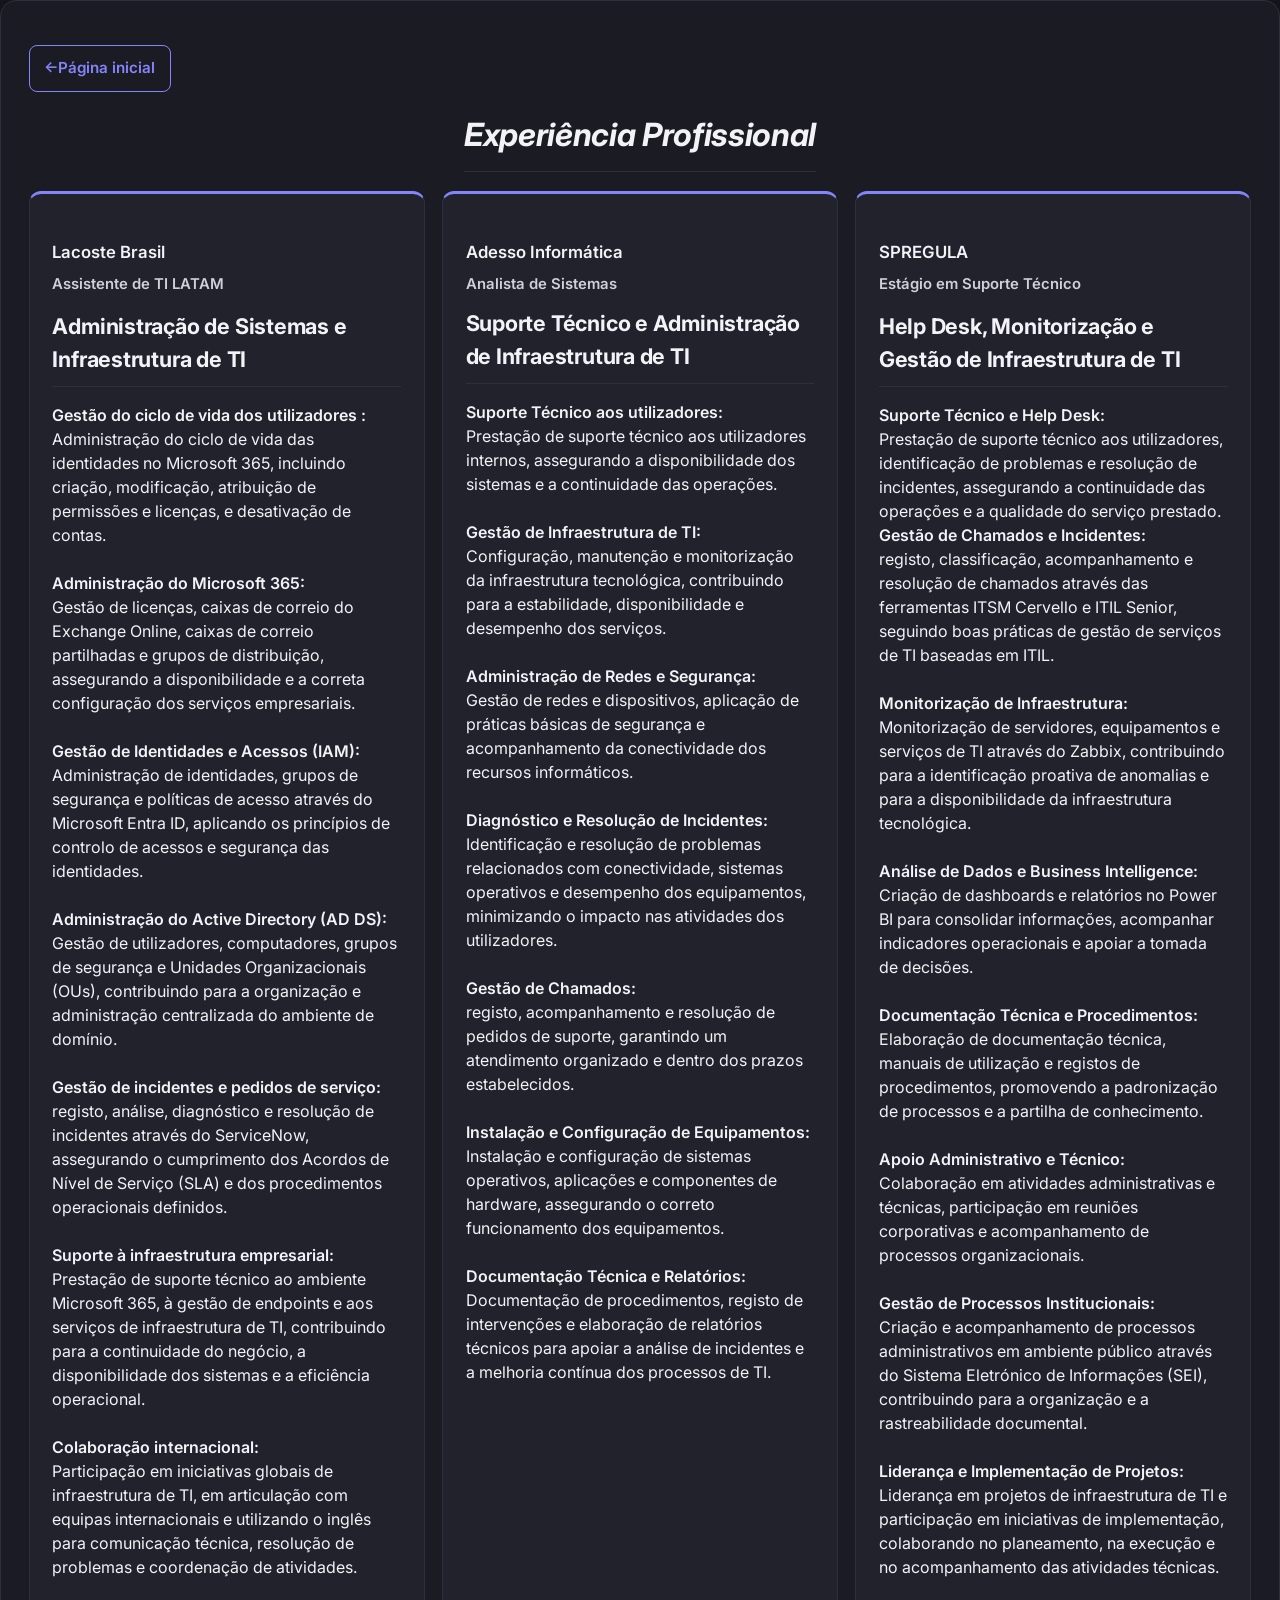
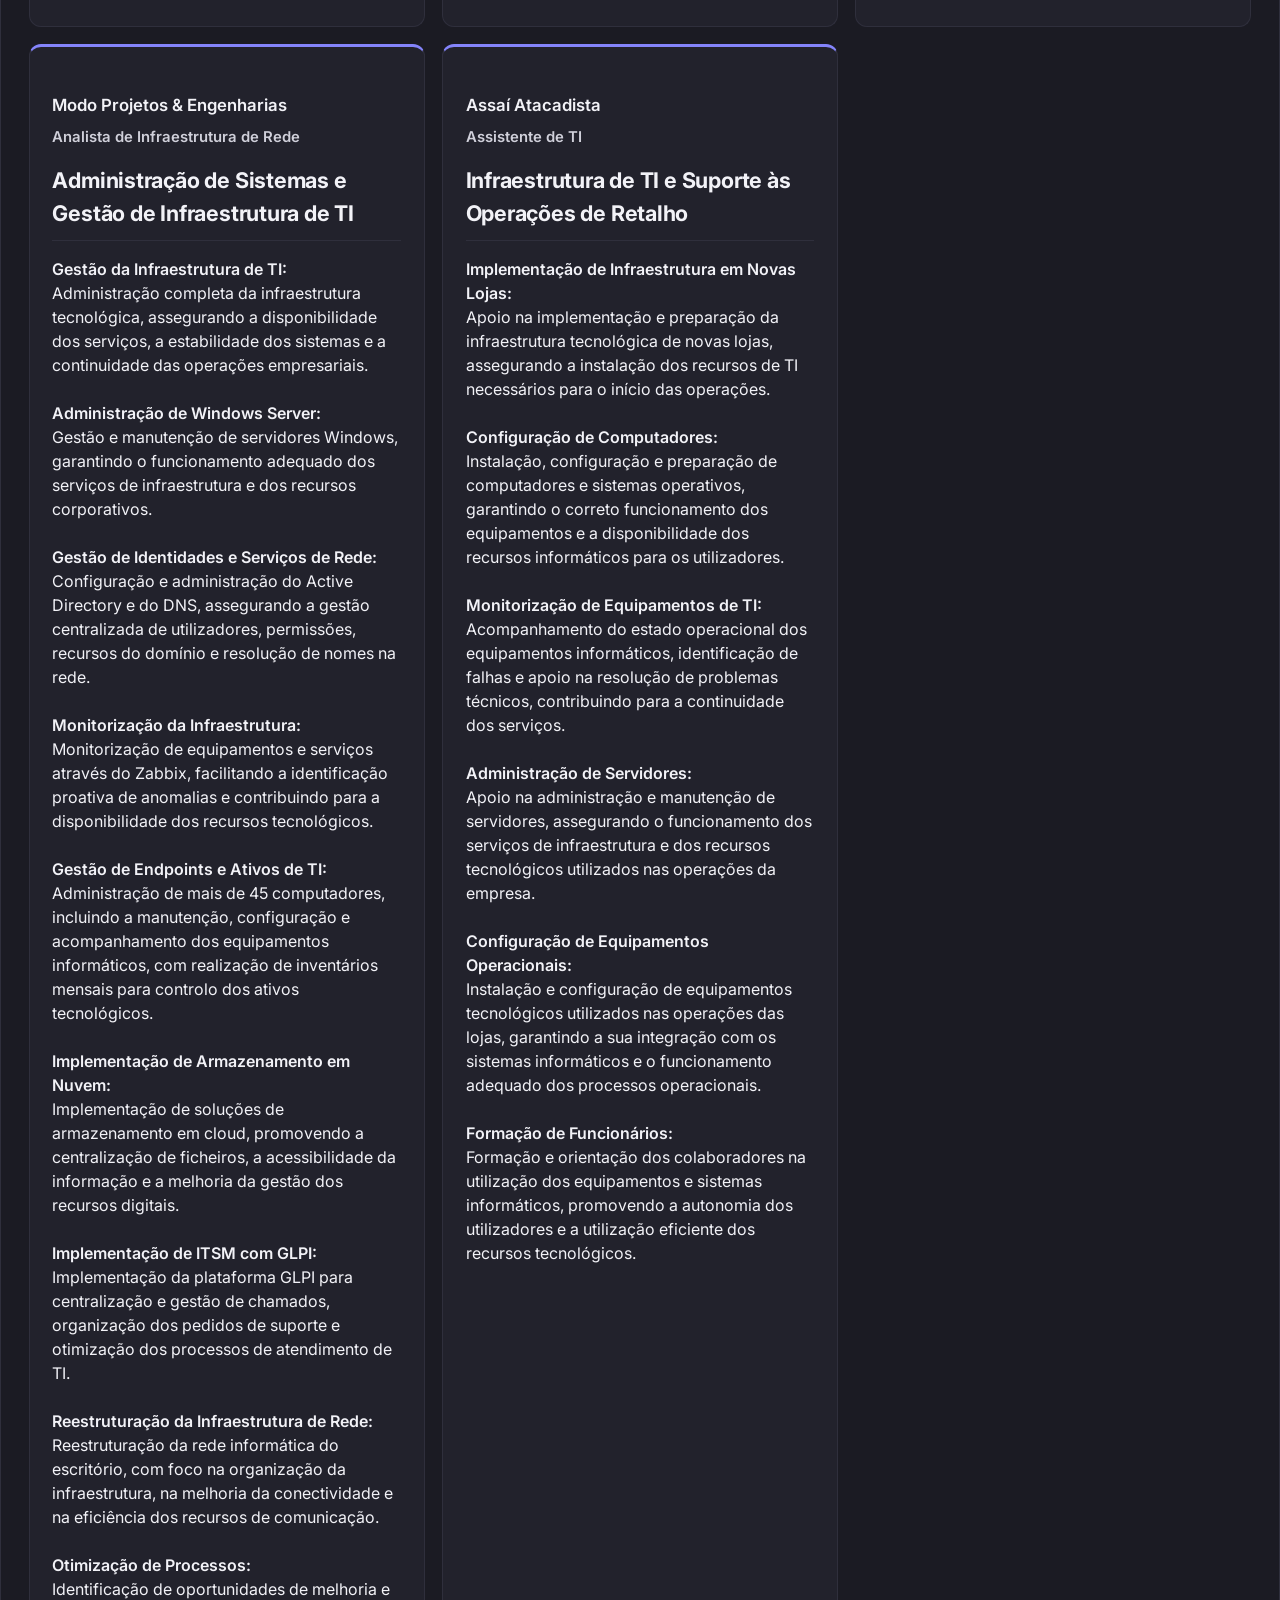
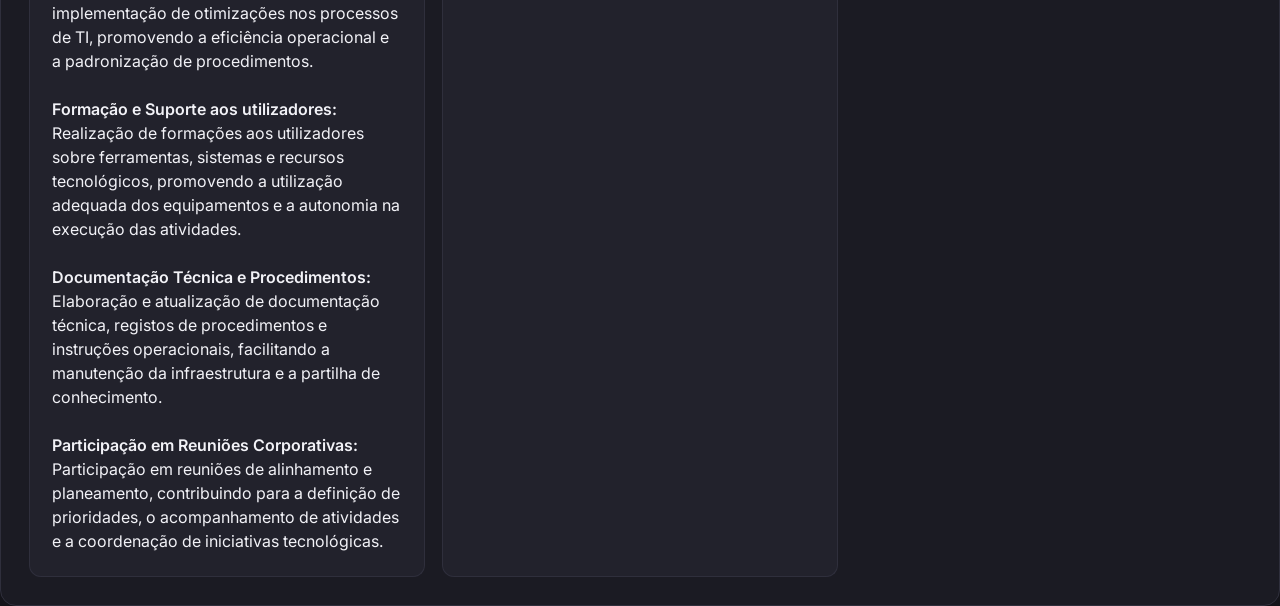
<file: experience.html>
<!DOCTYPE html>
<html lang="pt">
<head>
    <meta charset="UTF-8" />
    <meta name="viewport" content="width=device-width, initial-scale=1.0" />
    <title>Portfolio | Woudson Passos</title>
    <link rel="preconnect" href="https://fonts.googleapis.com" />
    <link rel="preconnect" href="https://fonts.gstatic.com" crossorigin />
    <link
      href="https://fonts.googleapis.com/css2?family=Inter:wght@400;500;600;700;800&display=swap"
      rel="stylesheet"
    />
    <link rel="stylesheet" href="style.css" />
  </head>
<body>
    <section class="panel" id="experiencia">
            <a href="index.html" class="back-home">
              <span aria-hidden="true">&larr;Página inicial</span>
            </a>
          <div class="section-head">  
            <h2 class="exp">Experiência Profissional</h2>
          </div>

          <div class="cards">

            <article class="card">
                <h3>Lacoste Brasil</h3>
                <p class="subtitle">Assistente de TI LATAM</p>
                <p>
                   
<h2>Administração de Sistemas e Infraestrutura de TI</h2>

<strong>Gestão do ciclo de vida dos utilizadores :</strong>
 Administração do ciclo de vida das identidades no Microsoft 365, incluindo criação, modificação, 
 atribuição de permissões e licenças, e desativação de contas.<br><br>

<strong>Administração do Microsoft 365:</strong> <br>
Gestão de licenças, caixas de correio do Exchange Online, caixas de correio partilhadas e 
grupos de distribuição, assegurando a disponibilidade e a correta configuração dos serviços empresariais.<br><br>
<strong>Gestão de Identidades e Acessos (IAM):</strong> <br>
Administração de identidades, grupos de segurança e políticas de acesso através do Microsoft Entra ID,
 aplicando os princípios de controlo de acessos e segurança das identidades.<br><br>
<strong>Administração do Active Directory (AD DS):</strong><br>
 Gestão de utilizadores, computadores, grupos de segurança e Unidades Organizacionais (OUs), 
 contribuindo para a organização e administração centralizada do ambiente de domínio.<br><br>
<strong>Gestão de incidentes e pedidos de serviço:</strong> <br>
registo, análise, diagnóstico e resolução de incidentes através do ServiceNow, 
assegurando o cumprimento dos Acordos de Nível de Serviço (SLA) e dos procedimentos operacionais definidos.<br><br>
<strong>Suporte à infraestrutura empresarial:</strong><br>
 Prestação de suporte técnico ao ambiente Microsoft 365, à gestão de endpoints e aos serviços de 
 infraestrutura de TI, contribuindo para a continuidade do negócio, a disponibilidade dos sistemas e a eficiência operacional.<br><br>
<strong>Colaboração internacional:</strong> <br>
Participação em iniciativas globais de infraestrutura de TI, em articulação com equipas internacionais e 
utilizando o inglês para comunicação técnica, resolução de problemas e coordenação de atividades.

                </p>
            </article>
            <article class="card">
                <h3>Adesso Informática</h3>
                <p class="subtitle">Analista de Sistemas</p>
               <h2>Suporte Técnico e Administração de Infraestrutura de TI</h2>
    
        <strong>Suporte Técnico aos utilizadores:</strong><br>
        Prestação de suporte técnico aos utilizadores internos, assegurando a
        disponibilidade dos sistemas e a continuidade das operações. <br><br>
    
   
        <strong>Gestão de Infraestrutura de TI:</strong><br>
        Configuração, manutenção e monitorização da infraestrutura tecnológica,
        contribuindo para a estabilidade, disponibilidade e desempenho dos serviços.<br><br>
    
    
        <strong>Administração de Redes e Segurança:</strong><br>
        Gestão de redes e dispositivos, aplicação de práticas básicas de segurança
        e acompanhamento da conectividade dos recursos informáticos.<br><br>
    
        <strong>Diagnóstico e Resolução de Incidentes:</strong><br>
        Identificação e resolução de problemas relacionados com conectividade,
        sistemas operativos e desempenho dos equipamentos, minimizando o impacto
        nas atividades dos utilizadores.<br><br>
    
        <strong>Gestão de Chamados:</strong><br>
        registo, acompanhamento e resolução de pedidos de suporte, garantindo
        um atendimento organizado e dentro dos prazos estabelecidos.<br><br>
   
        <strong>Instalação e Configuração de Equipamentos:</strong><br>
        Instalação e configuração de sistemas operativos, aplicações e componentes
        de hardware, assegurando o correto funcionamento dos equipamentos.<br><br>
   
        <strong>Documentação Técnica e Relatórios:</strong><br>
        Documentação de procedimentos, registo de intervenções e elaboração de
        relatórios técnicos para apoiar a análise de incidentes e a melhoria
        contínua dos processos de TI.<br><br>

            </article>

            <article class="card">
              <h3>SPREGULA</h3>
              <p class="subtitle">Estágio em Suporte Técnico</p>
              <p>
                <h2>Help Desk, Monitorização e Gestão de Infraestrutura de TI</h2>


        <strong>Suporte Técnico e Help Desk:</strong><br>
        Prestação de suporte técnico aos utilizadores, identificação de problemas
        e resolução de incidentes, assegurando a continuidade das operações e a
        qualidade do serviço prestado.

        <strong>Gestão de Chamados e Incidentes:</strong><br>
        registo, classificação, acompanhamento e resolução de chamados através
        das ferramentas ITSM Cervello e ITIL Senior, seguindo boas práticas de
        gestão de serviços de TI baseadas em ITIL.<br><br>

        <strong>Monitorização de Infraestrutura:</strong><br>
        Monitorização de servidores, equipamentos e serviços de TI através do
        Zabbix, contribuindo para a identificação proativa de anomalias e para
        a disponibilidade da infraestrutura tecnológica.<br><br>

        <strong>Análise de Dados e Business Intelligence:</strong><br>
        Criação de dashboards e relatórios no Power BI para consolidar
        informações, acompanhar indicadores operacionais e apoiar a tomada
        de decisões.<br><br>

        <strong>Documentação Técnica e Procedimentos:</strong><br>
        Elaboração de documentação técnica, manuais de utilização e registos
        de procedimentos, promovendo a padronização de processos e a partilha
        de conhecimento.<br><br>

        <strong>Apoio Administrativo e Técnico:</strong><br>
        Colaboração em atividades administrativas e técnicas, participação
        em reuniões corporativas e acompanhamento de processos organizacionais.<br><br>

        <strong>Gestão de Processos Institucionais:</strong><br>
        Criação e acompanhamento de processos administrativos em ambiente
        público através do Sistema Eletrónico de Informações (SEI), contribuindo
        para a organização e a rastreabilidade documental.<br><br>

        <strong>Liderança e Implementação de Projetos:</strong><br>
        Liderança em projetos de infraestrutura de TI e participação em
        iniciativas de implementação, colaborando no planeamento, na execução
        e no acompanhamento das atividades técnicas.<br><br>

              </p>
            </article>

            <article class="card">
              <h3>Modo Projetos & Engenharias</h3>
              <p class="subtitle">Analista de Infraestrutura de Rede</p>
              <p>
                <h2>Administração de Sistemas e Gestão de Infraestrutura de TI</h2>

        <strong>Gestão da Infraestrutura de TI:</strong><br>
        Administração completa da infraestrutura tecnológica, assegurando a
        disponibilidade dos serviços, a estabilidade dos sistemas e a continuidade
        das operações empresariais.<br><br>

        <strong>Administração de Windows Server:</strong><br>
        Gestão e manutenção de servidores Windows, garantindo o funcionamento
        adequado dos serviços de infraestrutura e dos recursos corporativos.<br><br>

        <strong>Gestão de Identidades e Serviços de Rede:</strong><br>
        Configuração e administração do Active Directory e do DNS, assegurando
        a gestão centralizada de utilizadores, permissões, recursos do domínio
        e resolução de nomes na rede.<br><br>

        <strong>Monitorização da Infraestrutura:</strong><br>
        Monitorização de equipamentos e serviços através do Zabbix, facilitando
        a identificação proativa de anomalias e contribuindo para a disponibilidade
        dos recursos tecnológicos.<br><br>

        <strong>Gestão de Endpoints e Ativos de TI:</strong><br>
        Administração de mais de 45 computadores, incluindo a manutenção,
        configuração e acompanhamento dos equipamentos informáticos, com
        realização de inventários mensais para controlo dos ativos tecnológicos.<br><br>

        <strong>Implementação de Armazenamento em Nuvem:</strong><br>
        Implementação de soluções de armazenamento em cloud, promovendo a
        centralização de ficheiros, a acessibilidade da informação e a melhoria
        da gestão dos recursos digitais.<br><br>

        <strong>Implementação de ITSM com GLPI:</strong><br>
        Implementação da plataforma GLPI para centralização e gestão de chamados,
        organização dos pedidos de suporte e otimização dos processos de atendimento
        de TI.<br><br>

        <strong>Reestruturação da Infraestrutura de Rede:</strong><br>
        Reestruturação da rede informática do escritório, com foco na organização
        da infraestrutura, na melhoria da conectividade e na eficiência dos recursos
        de comunicação.<br><br>

        <strong>Otimização de Processos:</strong><br>
        Identificação de oportunidades de melhoria e implementação de otimizações
        nos processos de TI, promovendo a eficiência operacional e a padronização
        de procedimentos.<br><br>

        <strong>Formação e Suporte aos utilizadores:</strong><br>
        Realização de formações aos utilizadores sobre ferramentas, sistemas e
        recursos tecnológicos, promovendo a utilização adequada dos equipamentos
        e a autonomia na execução das atividades.<br><br>

        <strong>Documentação Técnica e Procedimentos:</strong><br>
        Elaboração e atualização de documentação técnica, registos de procedimentos
        e instruções operacionais, facilitando a manutenção da infraestrutura e
        a partilha de conhecimento.<br><br>
 
        <strong>Participação em Reuniões Corporativas:</strong><br>
        Participação em reuniões de alinhamento e planeamento, contribuindo para
        a definição de prioridades, o acompanhamento de atividades e a coordenação
        de iniciativas tecnológicas.

              </p>
            </article>

            <article class="card">

              <h3>Assaí Atacadista</h3>
              <p class="subtitle">Assistente de TI</p>
              <p>
                <h2>Infraestrutura de TI e Suporte às Operações de Retalho</h2>

        <strong>Implementação de Infraestrutura em Novas Lojas:</strong><br>
        Apoio na implementação e preparação da infraestrutura tecnológica de
        novas lojas, assegurando a instalação dos recursos de TI necessários
        para o início das operações.<br><br>

        <strong>Configuração de Computadores:</strong><br>
        Instalação, configuração e preparação de computadores e sistemas
        operativos, garantindo o correto funcionamento dos equipamentos e a
        disponibilidade dos recursos informáticos para os utilizadores.<br><br>

        <strong>Monitorização de Equipamentos de TI:</strong><br>
        Acompanhamento do estado operacional dos equipamentos informáticos,
        identificação de falhas e apoio na resolução de problemas técnicos,
        contribuindo para a continuidade dos serviços.<br><br>

        <strong>Administração de Servidores:</strong><br>
        Apoio na administração e manutenção de servidores, assegurando o
        funcionamento dos serviços de infraestrutura e dos recursos tecnológicos
        utilizados nas operações da empresa.<br><br>

        <strong>Configuração de Equipamentos Operacionais:</strong><br>
        Instalação e configuração de equipamentos tecnológicos utilizados nas
        operações das lojas, garantindo a sua integração com os sistemas
        informáticos e o funcionamento adequado dos processos operacionais.<br><br>

        <strong>Formação de Funcionários:</strong><br>
        Formação e orientação dos colaboradores na utilização dos equipamentos
        e sistemas informáticos, promovendo a autonomia dos utilizadores e a
        utilização eficiente dos recursos tecnológicos.

              </p>
            </article>

          </div>
        </section>
</body>
</html>
</file>
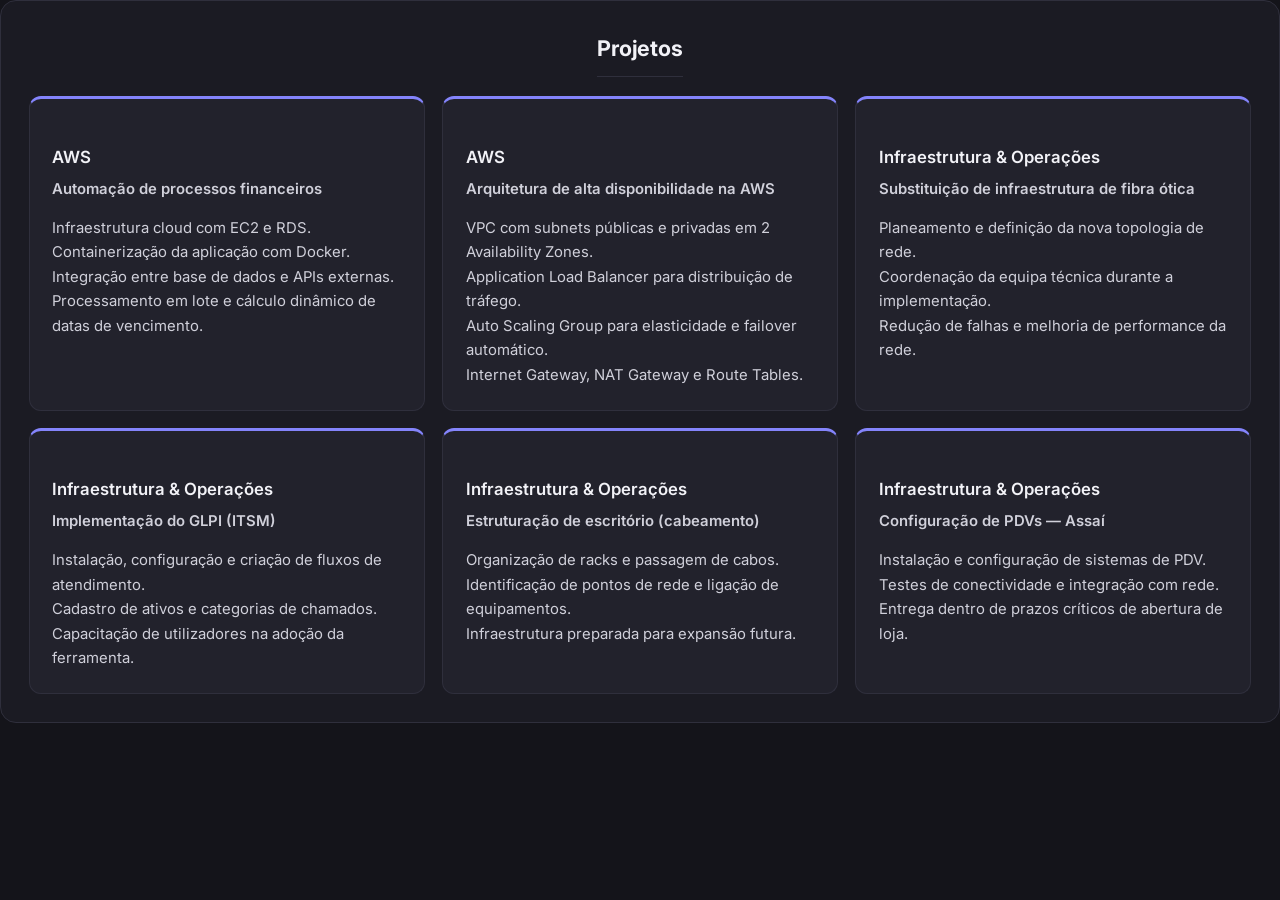
<file: project.html>
<!DOCTYPE html>
<html lang="pt-BR">
  <head>
    <meta charset="UTF-8" />
    <meta name="viewport" content="width=device-width, initial-scale=1.0" />
    <title>Portfolio | Woudson Passos</title>
    <link rel="preconnect" href="https://fonts.googleapis.com" />
    <link rel="preconnect" href="https://fonts.gstatic.com" crossorigin />
    <link
      href="https://fonts.googleapis.com/css2?family=Inter:wght@400;500;600;700;800&display=swap"
      rel="stylesheet"
    />
    <link rel="stylesheet" href="style.css" />
  </head>
  <body>
    <section class="panel" id="projetos">
  <div class="section-head">
    <h2>Projetos</h2>
  </div>

  <div class="cards">
    <article class="card">
      <h3>AWS</h3>
      <p class="subtitle">Automação de processos financeiros</p>
      <p>
        Infraestrutura cloud com EC2 e RDS.<br>
        Containerização da aplicação com Docker.<br>
        Integração entre base de dados e APIs externas.<br>
        Processamento em lote e cálculo dinâmico de datas de vencimento.
      </p>
    </article>

    <article class="card">
      <h3>AWS</h3>
      <p class="subtitle">Arquitetura de alta disponibilidade na AWS</p>
      <p>
        VPC com subnets públicas e privadas em 2 Availability Zones.<br>
        Application Load Balancer para distribuição de tráfego.<br>
        Auto Scaling Group para elasticidade e failover automático.<br>
        Internet Gateway, NAT Gateway e Route Tables.
      </p>
    </article>

    <article class="card">
      <h3>Infraestrutura &amp; Operações</h3>
      <p class="subtitle">Substituição de infraestrutura de fibra ótica</p>
      <p>
        Planeamento e definição da nova topologia de rede.<br>
        Coordenação da equipa técnica durante a implementação.<br>
        Redução de falhas e melhoria de performance da rede.
      </p>
    </article>

    <article class="card">
      <h3>Infraestrutura &amp; Operações</h3>
      <p class="subtitle">Implementação do GLPI (ITSM)</p>
      <p>
        Instalação, configuração e criação de fluxos de atendimento.<br>
        Cadastro de ativos e categorias de chamados.<br>
        Capacitação de utilizadores na adoção da ferramenta.
      </p>
    </article>

    <article class="card">
      <h3>Infraestrutura &amp; Operações</h3>
      <p class="subtitle">Estruturação de escritório (cabeamento)</p>
      <p>
        Organização de racks e passagem de cabos.<br>
        Identificação de pontos de rede e ligação de equipamentos.<br>
        Infraestrutura preparada para expansão futura.
      </p>
    </article>

    <article class="card">
      <h3>Infraestrutura &amp; Operações</h3>
      <p class="subtitle">Configuração de PDVs — Assaí</p>
      <p>
        Instalação e configuração de sistemas de PDV.<br>
        Testes de conectividade e integração com rede.<br>
        Entrega dentro de prazos críticos de abertura de loja.
      </p>
    </article>
  </div>
</section>
  </body>
  </html>
</file>
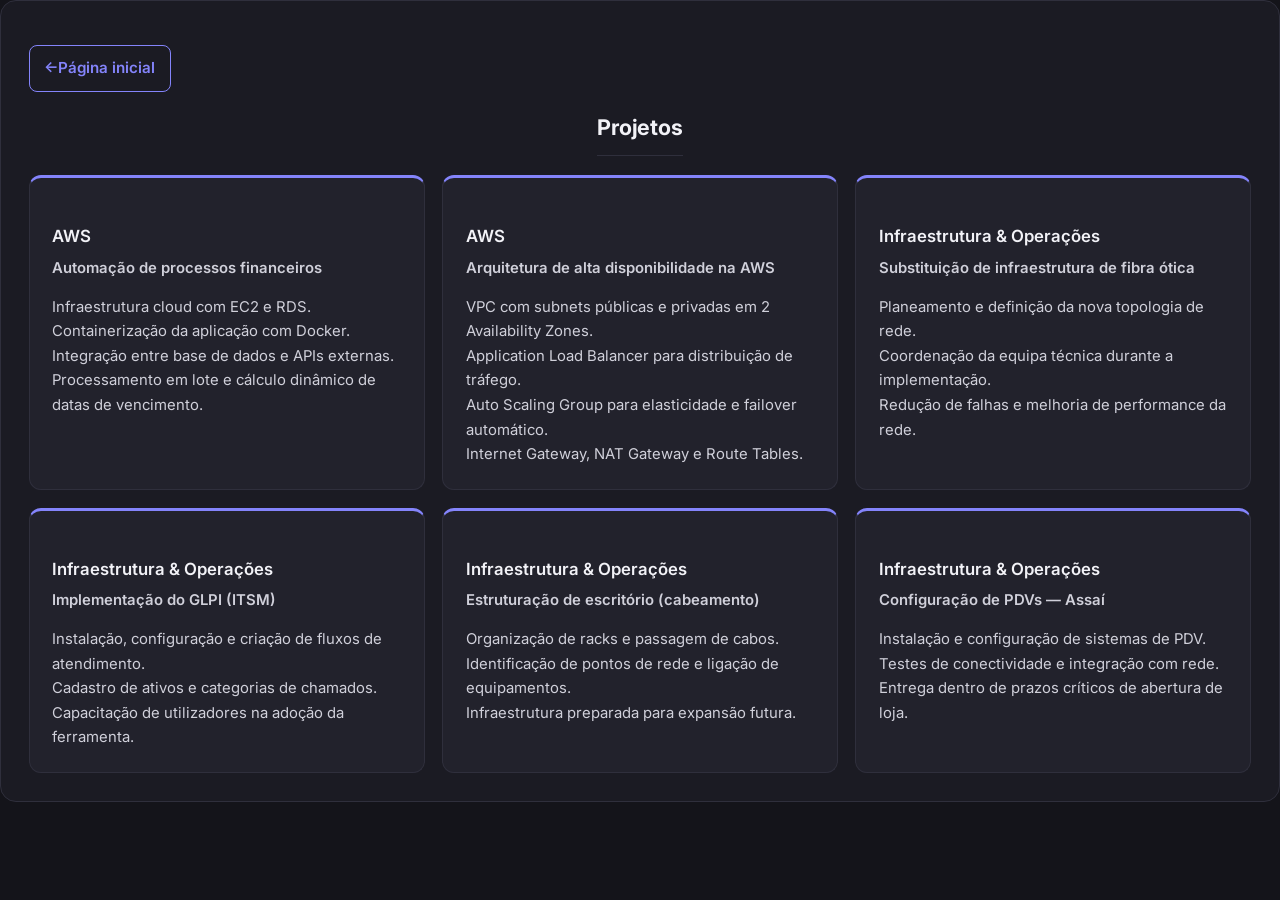
<file: projects.html>
<!DOCTYPE html>
<html lang="pt-BR">
  <head>
    <meta charset="UTF-8" />
    <meta name="viewport" content="width=device-width, initial-scale=1.0" />
    <title>Portfolio | Woudson Passos</title>
    <link rel="preconnect" href="https://fonts.googleapis.com" />
    <link rel="preconnect" href="https://fonts.gstatic.com" crossorigin />
    <link
      href="https://fonts.googleapis.com/css2?family=Inter:wght@400;500;600;700;800&display=swap"
      rel="stylesheet"
    />
    <link rel="stylesheet" href="style.css" />
  </head>
  <body>
    <section class="panel" id="projetos">
       <a href="index.html" class="back-home">
              <span aria-hidden="true">&larr;Página inicial</span>
            </a>
  <div class="section-head">
    <h2>Projetos</h2>
  </div>

  <div class="cards">
    <article class="card">
      <h3>AWS</h3>
      <p class="subtitle">Automação de processos financeiros</p>
      <p>
        Infraestrutura cloud com EC2 e RDS.<br>
        Containerização da aplicação com Docker.<br>
        Integração entre base de dados e APIs externas.<br>
        Processamento em lote e cálculo dinâmico de datas de vencimento.
      </p>
    </article>

    <article class="card">
      <h3>AWS</h3>
      <p class="subtitle">Arquitetura de alta disponibilidade na AWS</p>
      <p>
        VPC com subnets públicas e privadas em 2 Availability Zones.<br>
        Application Load Balancer para distribuição de tráfego.<br>
        Auto Scaling Group para elasticidade e failover automático.<br>
        Internet Gateway, NAT Gateway e Route Tables.
      </p>
    </article>

    <article class="card">
      <h3>Infraestrutura &amp; Operações</h3>
      <p class="subtitle">Substituição de infraestrutura de fibra ótica</p>
      <p>
        Planeamento e definição da nova topologia de rede.<br>
        Coordenação da equipa técnica durante a implementação.<br>
        Redução de falhas e melhoria de performance da rede.
      </p>
    </article>

    <article class="card">
      <h3>Infraestrutura &amp; Operações</h3>
      <p class="subtitle">Implementação do GLPI (ITSM)</p>
      <p>
        Instalação, configuração e criação de fluxos de atendimento.<br>
        Cadastro de ativos e categorias de chamados.<br>
        Capacitação de utilizadores na adoção da ferramenta.
      </p>
    </article>

    <article class="card">
      <h3>Infraestrutura &amp; Operações</h3>
      <p class="subtitle">Estruturação de escritório (cabeamento)</p>
      <p>
        Organização de racks e passagem de cabos.<br>
        Identificação de pontos de rede e ligação de equipamentos.<br>
        Infraestrutura preparada para expansão futura.
      </p>
    </article>

    <article class="card">
      <h3>Infraestrutura &amp; Operações</h3>
      <p class="subtitle">Configuração de PDVs — Assaí</p>
      <p>
        Instalação e configuração de sistemas de PDV.<br>
        Testes de conectividade e integração com rede.<br>
        Entrega dentro de prazos críticos de abertura de loja.
      </p>
    </article>
  </div>
</section>
  </body>
  </html>
</file>
<file: style.css>
/* ==========================================================
   Portfolio | Woudson Passos
   Mantém os mesmos nomes de classe do HTML atual.
   Para a fonte Inter carregar, adicione no <head> do HTML:
   <link rel="preconnect" href="https://fonts.googleapis.com">
   <link rel="preconnect" href="https://fonts.gstatic.com" crossorigin>
   <link href="https://fonts.googleapis.com/css2?family=Inter:wght@400;500;600;700&display=swap" rel="stylesheet">
   ========================================================== */

:root {
  --bg: #14141a;
  --bg-sidebar: #101015;
  --surface: #1b1b23;
  --surface-2: #22222c;
  --line: #2f2f3c;
  --line-strong: #44445a;

  --text: #f2f2f7;
  --text-soft: #d0d0da;
  --muted: #9a9aab;

  --accent: #8484fb;
  --accent-soft: rgba(132, 132, 251, 0.14);
  --accent-ink: #0f0f14;

  --radius-sm: 8px;
  --radius-md: 12px;
  --radius-lg: 16px;
}

* {
  box-sizing: border-box;
  margin: 0;
  padding: 0;
}

html {
  scroll-behavior: smooth;
}

body {
  font-family: "Inter", system-ui, -apple-system, "Segoe UI", sans-serif;
  background: var(--bg);
  color: var(--text);
  line-height: 1.5;
  -webkit-font-smoothing: antialiased;
}

/* Âncoras não ficam coladas no topo ao navegar */
section,
[id] {
  scroll-margin-top: 1.5rem;
}

/* ---------- Layout ---------- */

.layout {
  min-height: 100vh;
  display: grid;
  grid-template-columns: minmax(320px, 36%) 1fr;
}

/* ---------- Sidebar ---------- */

.sidebar {
  position: sticky;
  top: 0;
  height: 100vh;
  overflow-y: auto; /* evita cortar conteúdo em telas baixas */
  padding: 2.5rem 2.2rem;
  display: flex;
  flex-direction: column;
  gap: 1rem;
  background:
    radial-gradient(120% 60% at 0% 0%, var(--accent-soft) 0%, transparent 60%),
    var(--bg-sidebar);
  border-right: 1px solid var(--line);
}

.profile-photo {
  width: 168px;
  height: 168px;
  border-radius: 50%;
  object-fit: cover;
  border: 3px solid var(--accent);
  box-shadow: 0 0 0 6px var(--accent-soft);
  filter: grayscale(35%);
  transition: filter 0.3s ease;
}

.profile-photo:hover {
  filter: grayscale(0%);
}

h1 {
  font-size: clamp(2rem, 3.6vw, 3.1rem);
  font-weight: 700;
  line-height: 1.08;
  letter-spacing: -0.025em;
  margin-top: 0.6rem;
}

h1 span {
  color: var(--accent);
}

.role {
  color: var(--text-soft);
  font-size: 1.05rem;
  font-weight: 500;
  max-width: 45ch;
}

.actions {
  display: flex;
  flex-wrap: wrap;
  gap: 0.7rem;
  margin-top: 0.6rem;
}

.btn {
  display: inline-flex;
  align-items: center;
  justify-content: center;
  border: 1px solid var(--line-strong);
  border-radius: var(--radius-md);
  padding: 0.7rem 1.1rem;
  text-decoration: none;
  color: var(--text);
  font-weight: 600;
  font-size: 0.92rem;
  transition: background-color 0.2s ease, border-color 0.2s ease,
    color 0.2s ease, transform 0.2s ease;
}

.btn:hover {
  border-color: var(--accent);
  background: var(--accent-soft);
  transform: translateY(-2px);
}

.btn.primary {
  background: var(--accent);
  border-color: var(--accent);
  color: var(--accent-ink);
}

.btn.primary:hover {
  background: #9d9dff;
  border-color: #9d9dff;
}

.btn.ghost {
  background: transparent;
}

.btn:focus-visible,
.contact-grid a:focus-visible,
.back-home:focus-visible {
  outline: 2px solid var(--accent);
  outline-offset: 3px;
}

.quote {
  margin-top: auto;
  padding-left: 1rem;
  border-left: 3px solid var(--accent);
  color: var(--muted);
  font-style: italic;
  font-size: 1.15rem;
  line-height: 1.5;
}

/* ---------- Conteúdo ---------- */

.content {
  padding: 2.5rem;
  display: grid;
  gap: 1.5rem;
  align-content: start;
  max-width: 1100px;
}

.panel {
  border: 1px solid var(--line);
  border-radius: var(--radius-lg);
  background: var(--surface);
  padding: 1.75rem;
}

h2 {
  font-size: 1.35rem;
  font-weight: 700;
  letter-spacing: -0.01em;
  color: var(--text);
  margin-bottom: 1rem;
  padding-bottom: 0.7rem;
  border-bottom: 1px solid var(--line);
}

.panel p {
  color: var(--text-soft);
  line-height: 1.7;
  max-width: 72ch;
}

.panel p + p,
.panel p + ul,
.panel ul + p {
  margin-top: 0.9rem;
}

.panel strong {
  color: var(--text);
  font-weight: 600;
}

.panel h3 {
  font-size: 1rem;
  font-weight: 600;
  color: var(--text);
  margin: 1.6rem 0 0.5rem;
}

.panel h3 + ul {
  margin-top: 0;
}

.panel ul + p {
  margin-top: 1.6rem;
}

.panel ul {
  list-style: none;
  display: grid;
  gap: 0.4rem;
  margin-top: 0.5rem;
}

.panel li {
  position: relative;
  padding-left: 1.2rem;
  color: var(--text-soft);
  line-height: 1.6;
}

.panel li::before {
  content: "";
  position: absolute;
  left: 0;
  top: 0.65em;
  width: 6px;
  height: 6px;
  border-radius: 50%;
  background: var(--accent);
}

/* ---------- Habilidades ---------- */

.tags {
  display: flex;
  flex-wrap: wrap;
  gap: 0.55rem;
}

.tags span {
  border: 1px solid var(--line-strong);
  background: var(--surface-2);
  padding: 0.4rem 0.8rem;
  border-radius: 999px;
  font-size: 0.84rem;
  font-weight: 500;
  color: var(--text-soft);
  transition: border-color 0.2s ease, color 0.2s ease, background-color 0.2s ease;
}

.tags span:hover {
  border-color: var(--accent);
  background: var(--accent-soft);
  color: var(--text);
}

/* ---------- Projetos ---------- */

.cards {
  display: grid;
  grid-template-columns: repeat(auto-fit, minmax(min(100%, 320px), 1fr));
  gap: 1.1rem;
}

.card {
  border: 1px solid var(--line);
  border-top: 3px solid var(--accent);
  background: var(--surface-2);
  border-radius: var(--radius-md);
  padding: 1.4rem;
  min-height: 100px;
  transition: border-color 0.2s ease, transform 0.2s ease;
}

.card:hover {
  border-color: var(--line-strong);
  border-top-color: var(--accent);
  transform: translateY(-3px);
}

.card h3 {
  font-size: 1.05rem;
  font-weight: 600;
  line-height: 1.3;
}

.subtitle {
  color: var(--accent);
  font-size: 0.85rem;
  font-weight: 600;
  margin: 0.2rem 0 0.7rem;
}

.card p {
  color: var(--text-soft);
  font-size: 0.93rem;
  line-height: 1.65;
}

/* ---------- Contato ---------- */

.contact-grid {
  display: grid;
  grid-template-columns: repeat(auto-fit, minmax(min(100%, 220px), 1fr));
  gap: 0.8rem;
}

.contact-grid a {
  display: grid;
  gap: 0.25rem;
  text-decoration: none;
  border: 1px solid var(--line);
  background: var(--surface-2);
  color: var(--text);
  font-weight: 600;
  border-radius: var(--radius-md);
  padding: 1rem;
  overflow-wrap: anywhere;
  transition: border-color 0.2s ease, background-color 0.2s ease;
}

.contact-grid a:hover {
  border-color: var(--accent);
  background: var(--accent-soft);
}

.contact-grid span {
  color: var(--muted);
  font-size: 0.85rem;
  font-weight: 500;
}

/* ---------- Página de experiência (mesmas classes de antes) ---------- */

.section-head {
  position: relative;
  display: flex;
  justify-content: center;
  gap: 0.4rem;
  margin: 0.2rem 0;
}

.exp {
  font-size: 2rem;
  font-style: italic;
}

.back-home {
  display: inline-flex;
  align-items: center;
  gap: 0.5rem;
  padding: 0.7rem 0.9rem;
  margin: 1rem 0;
  border: 1px solid var(--accent);
  border-radius: var(--radius-sm);
  color: var(--accent);
  text-decoration: none;
  font-size: 0.95rem;
  font-weight: 600;
  transition: background-color 0.3s ease, color 0.3s ease, transform 0.3s ease;
}

.back-home:hover {
  background-color: var(--accent);
  color: var(--accent-ink);
  transform: translateX(-3px);
}

/* ---------- Responsivo ---------- */

@media (max-width: 980px) {
  .layout {
    grid-template-columns: 1fr;
  }

  .sidebar {
    position: static;
    height: auto;
    overflow: visible;
    padding: 2rem 1.5rem;
    border-right: none;
    border-bottom: 1px solid var(--line);
  }

  .content {
    padding: 1.5rem 1rem 2.5rem;
    max-width: none;
  }

  .quote {
    margin-top: 1rem;
  }
}

@media (max-width: 480px) {
  .panel {
    padding: 1.25rem;
  }

  .actions .btn {
    flex: 1 1 100%;
  }
}

/* ---------- Acessibilidade ---------- */

@media (prefers-reduced-motion: reduce) {
  html {
    scroll-behavior: auto;
  }

  * {
    transition: none !important;
  }

  .btn:hover,
  .card:hover,
  .back-home:hover {
    transform: none;
  }
}
</file>
